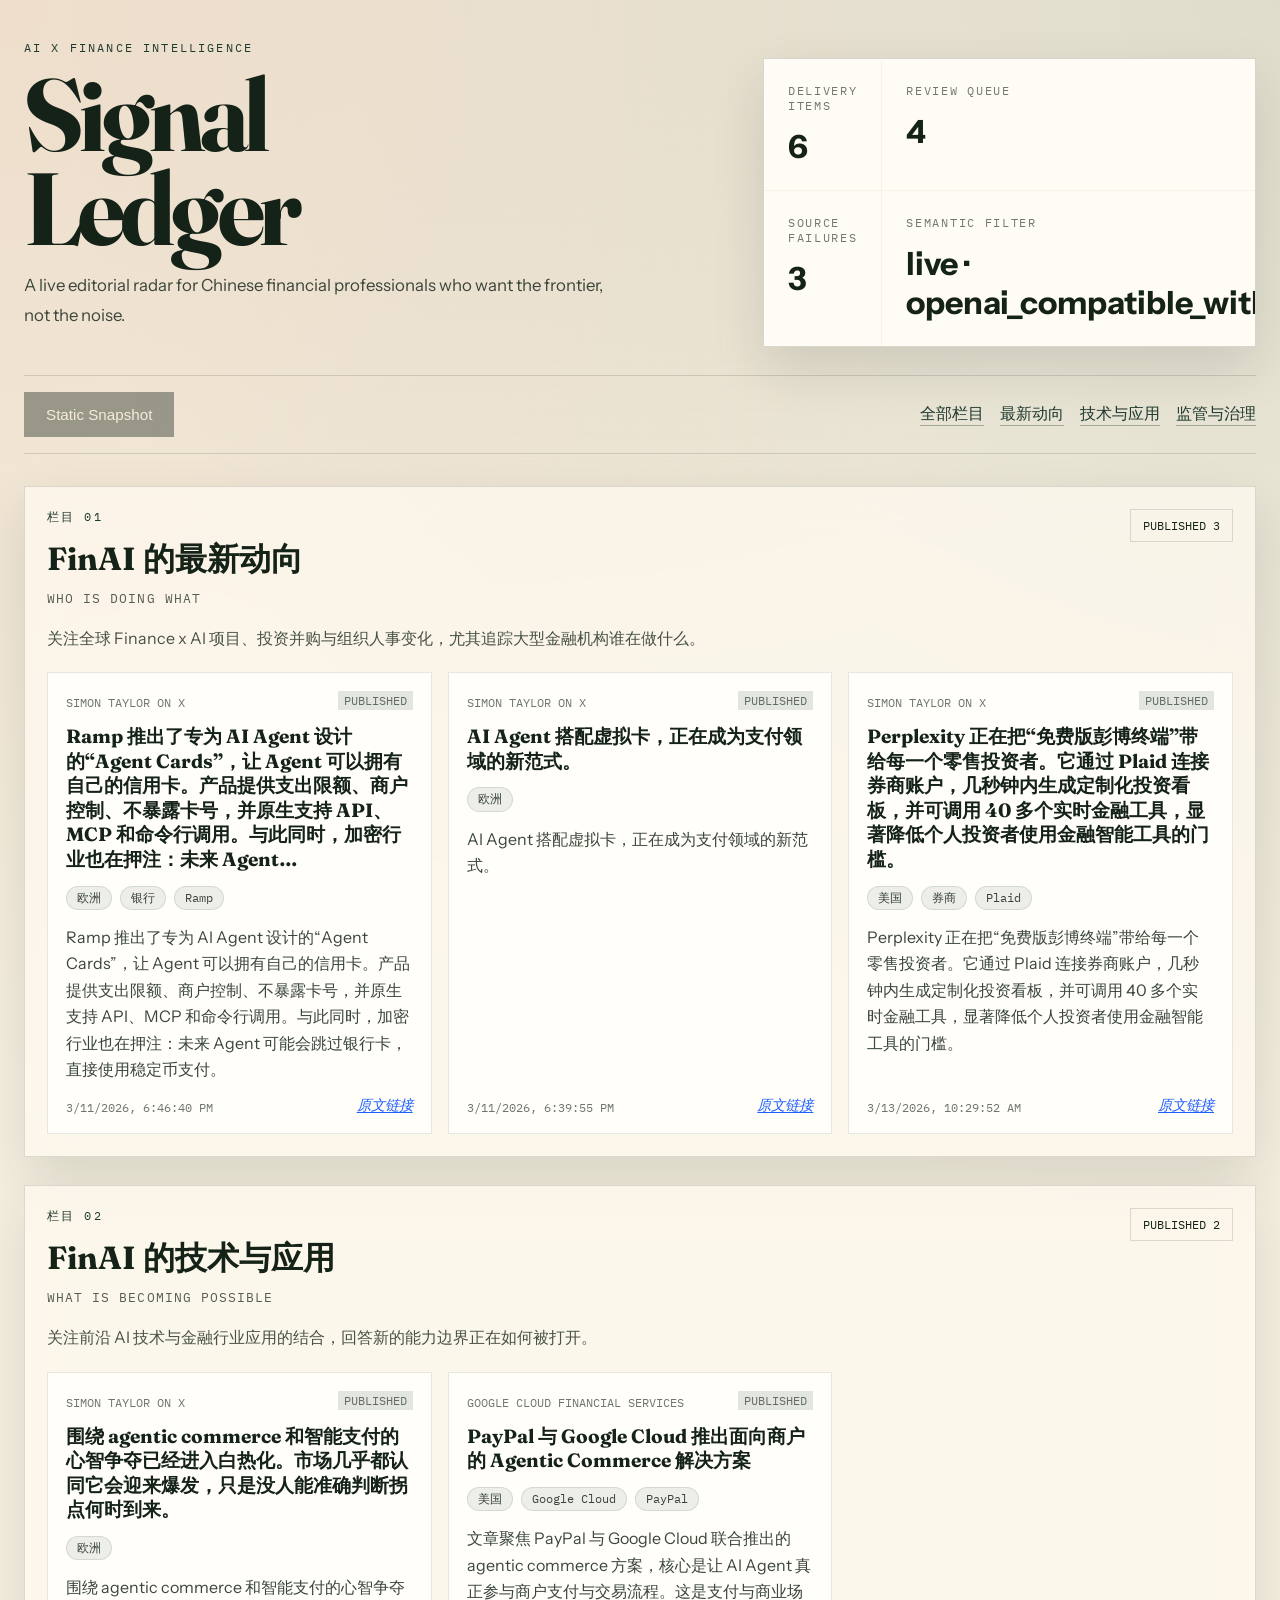
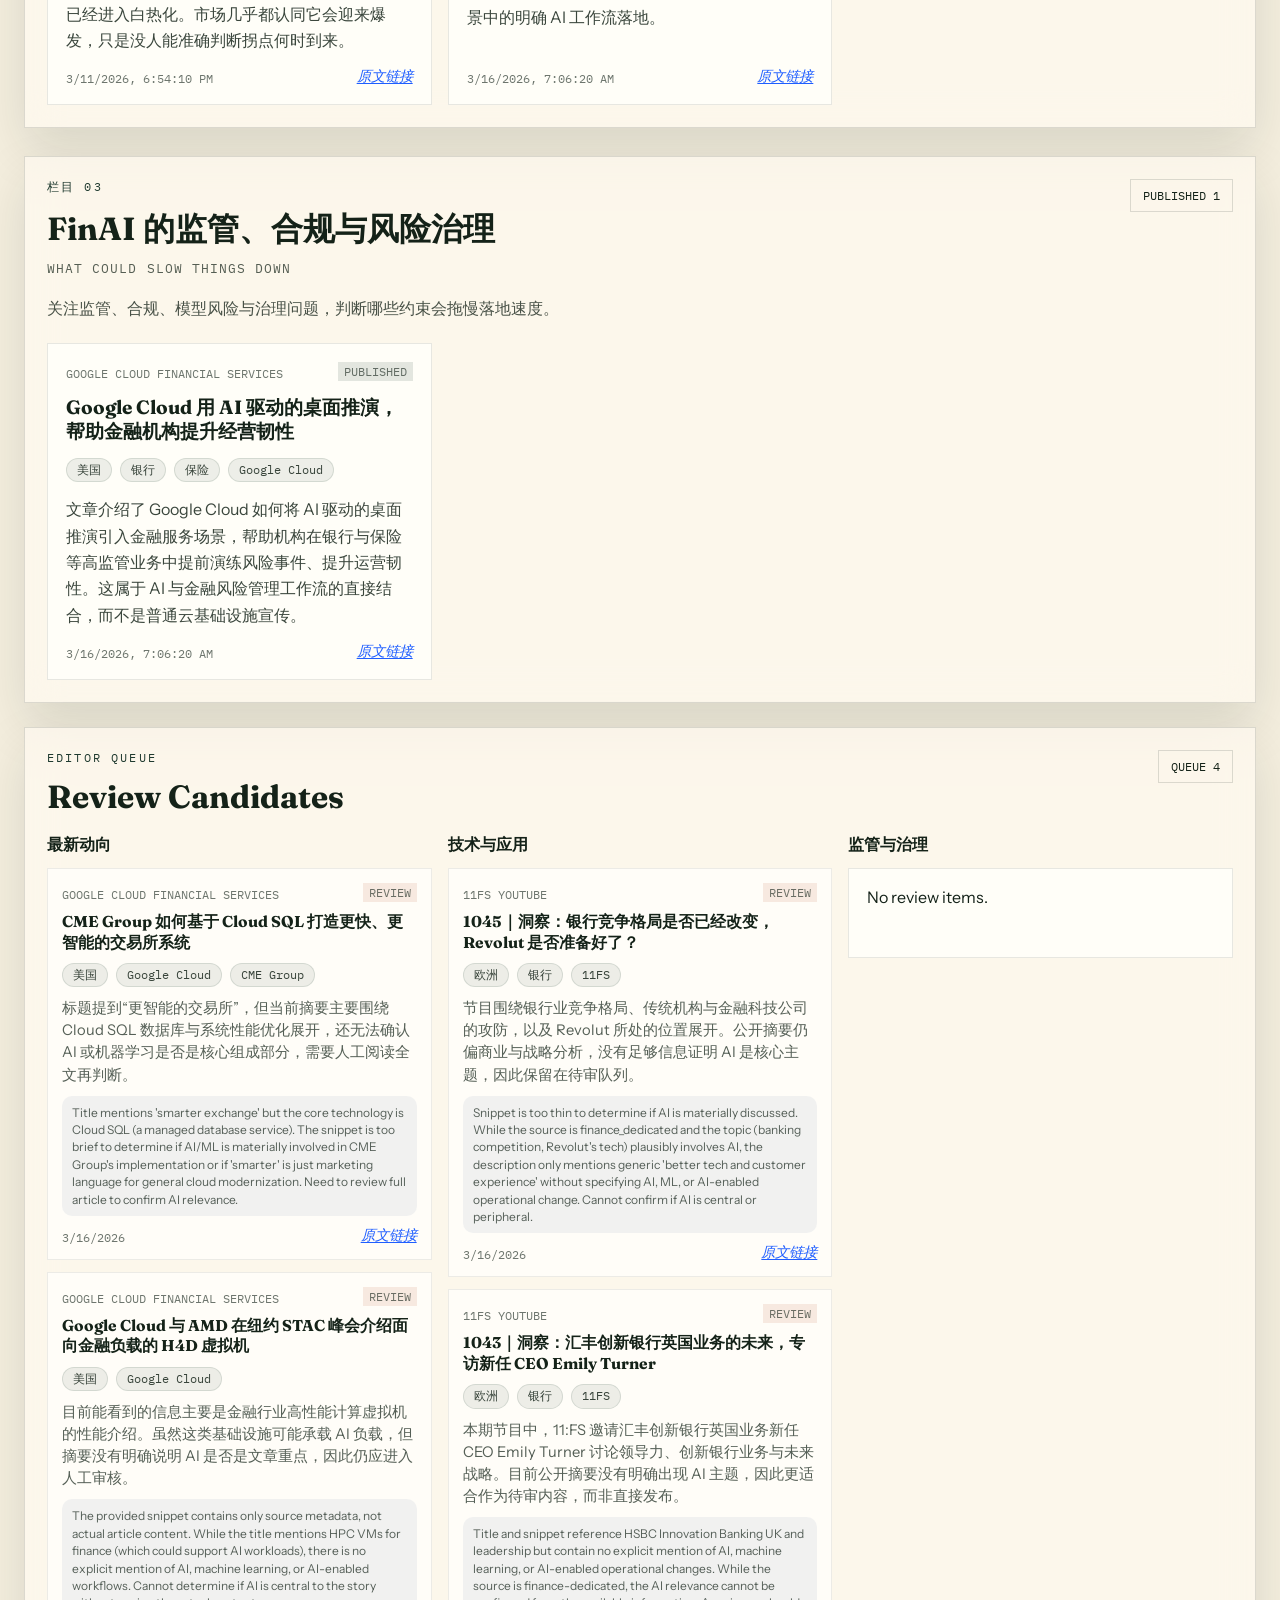
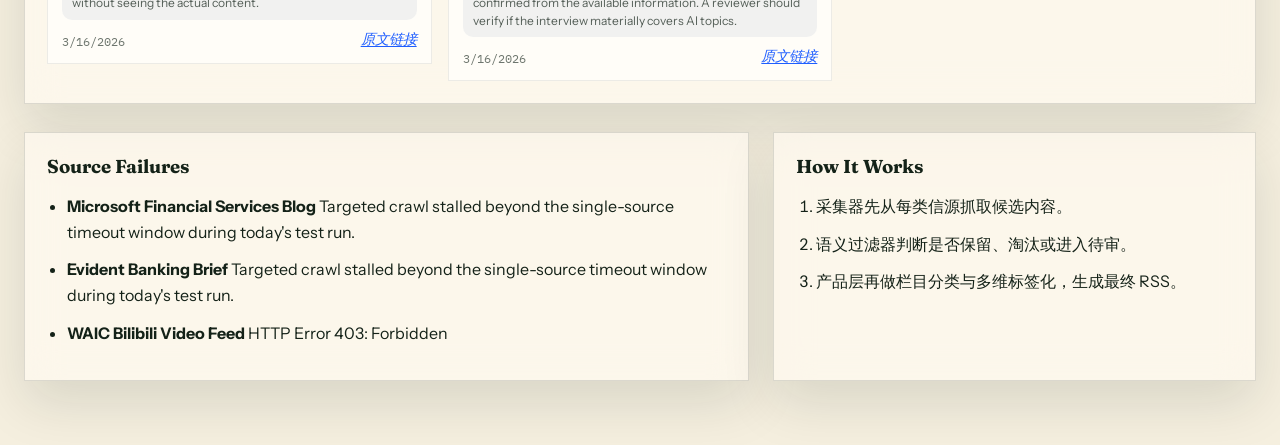
<file: docs/index.html>
<!doctype html>
<html lang="en">
  <head>
    <meta charset="UTF-8" />
    <meta name="viewport" content="width=device-width, initial-scale=1.0" />
    <title>Signal Ledger</title>
    <link rel="preconnect" href="https://fonts.googleapis.com" />
    <link rel="preconnect" href="https://fonts.gstatic.com" crossorigin />
    <link
      href="https://fonts.googleapis.com/css2?family=Fraunces:opsz,wght@9..144,500;9..144,700&family=IBM+Plex+Mono:wght@400;500&family=Instrument+Sans:wght@400;500;600&display=swap"
      rel="stylesheet"
    />
    <link rel="stylesheet" href="./assets/styles.css" />
  </head>
  <body>
    <div class="noise"></div>
    <main class="shell">
      <section class="hero">
        <div class="hero-copy">
          <p class="eyebrow">AI x Finance Intelligence</p>
          <h1>Signal Ledger</h1>
          <p class="lede">
            A live editorial radar for Chinese financial professionals who want
            the frontier, not the noise.
          </p>
        </div>
        <div class="hero-panel">
          <div class="stat">
            <span class="stat-label">Delivery Items</span>
            <strong id="total-delivery">0</strong>
          </div>
          <div class="stat">
            <span class="stat-label">Review Queue</span>
            <strong id="total-review">0</strong>
          </div>
          <div class="stat">
            <span class="stat-label">Source Failures</span>
            <strong id="total-failures">0</strong>
          </div>
          <div class="stat">
            <span class="stat-label">Semantic Filter</span>
            <strong id="provider-status">offline</strong>
          </div>
        </div>
      </section>

      <section class="controls">
        <button id="refresh-button" class="primary">Refresh Pipeline</button>
        <div class="feed-links">
          <a href="./feeds/all.xml" target="_blank">全部栏目</a>
          <a href="./feeds/direct_rss.xml" target="_blank">最新动向</a>
          <a href="./feeds/fast_news_and_leaks.xml" target="_blank">技术与应用</a>
          <a href="./feeds/long_form.xml" target="_blank">监管与治理</a>
        </div>
      </section>

      <section class="boards">
        <article class="board">
          <div class="board-head">
            <div>
              <p class="board-tag" id="direct-tag">栏目 01</p>
              <h2 id="direct-title">FinAI 的最新动向</h2>
              <p class="board-subtitle" id="direct-subtitle">Who is Doing What</p>
            </div>
            <span class="board-status" id="direct-status">Preview</span>
          </div>
          <p class="board-description" id="direct-description"></p>
          <div class="card-grid" id="direct_rss"></div>
        </article>

        <article class="board">
          <div class="board-head">
            <div>
              <p class="board-tag" id="fast-tag">栏目 02</p>
              <h2 id="fast-title">FinAI 的技术与应用</h2>
              <p class="board-subtitle" id="fast-subtitle">What is Becoming Possible</p>
            </div>
            <span class="board-status" id="fast-status">Preview</span>
          </div>
          <p class="board-description" id="fast-description"></p>
          <div class="card-grid" id="fast_news_and_leaks"></div>
        </article>

        <article class="board">
          <div class="board-head">
            <div>
              <p class="board-tag" id="long-tag">栏目 03</p>
              <h2 id="long-title">FinAI 的监管、合规与风险治理</h2>
              <p class="board-subtitle" id="long-subtitle">What Could Slow Things Down</p>
            </div>
            <span class="board-status" id="long-status">Preview</span>
          </div>
          <p class="board-description" id="long-description"></p>
          <div class="card-grid" id="long_form"></div>
        </article>
      </section>

      <section class="boards secondary-boards">
        <article class="board review-board">
          <div class="board-head">
            <div>
              <p class="board-tag">Editor Queue</p>
              <h2>Review Candidates</h2>
            </div>
            <span class="board-status" id="review-status">Queue</span>
          </div>
          <div class="review-grid">
            <div class="review-column">
              <h3>最新动向</h3>
              <div class="mini-grid" id="direct_rss_review"></div>
            </div>
            <div class="review-column">
              <h3>技术与应用</h3>
              <div class="mini-grid" id="fast_news_and_leaks_review"></div>
            </div>
            <div class="review-column">
              <h3>监管与治理</h3>
              <div class="mini-grid" id="long_form_review"></div>
            </div>
          </div>
        </article>
      </section>

      <section class="footer-panels">
        <article class="panel">
          <h3>Source Failures</h3>
          <ul id="failures"></ul>
        </article>
        <article class="panel">
          <h3>How It Works</h3>
          <ol>
            <li>采集器先从每类信源抓取候选内容。</li>
            <li>语义过滤器判断是否保留、淘汰或进入待审。</li>
            <li>产品层再做栏目分类与多维标签化，生成最终 RSS。</li>
          </ol>
        </article>
      </section>
    </main>
    <script src="./assets/app.js" defer></script>
  </body>
</html>
</file>
<file: docs/assets/styles.css>
:root {
  --paper: #f5efdf;
  --ink: #142218;
  --forest: #1f3a2f;
  --oxide: #bc5f3c;
  --line: rgba(20, 34, 24, 0.14);
  --panel: rgba(255, 250, 240, 0.72);
  --shadow: 0 22px 50px rgba(20, 34, 24, 0.12);
}

* {
  box-sizing: border-box;
}

body {
  margin: 0;
  font-family: "Instrument Sans", "Avenir Next", sans-serif;
  background:
    radial-gradient(circle at top left, rgba(188, 95, 60, 0.12), transparent 28%),
    radial-gradient(circle at top right, rgba(31, 58, 47, 0.1), transparent 32%),
    var(--paper);
  color: var(--ink);
}

.noise {
  position: fixed;
  inset: 0;
  pointer-events: none;
  opacity: 0.08;
  background-image:
    linear-gradient(rgba(20, 34, 24, 0.12) 1px, transparent 1px),
    linear-gradient(90deg, rgba(20, 34, 24, 0.08) 1px, transparent 1px);
  background-size: 24px 24px;
  mask-image: radial-gradient(circle at center, black, transparent 80%);
}

.shell {
  max-width: 1320px;
  margin: 0 auto;
  padding: 40px 24px 64px;
}

.hero {
  display: grid;
  grid-template-columns: 1.3fr 0.9fr;
  gap: 28px;
  align-items: end;
}

.eyebrow,
.board-tag {
  margin: 0 0 12px;
  text-transform: uppercase;
  letter-spacing: 0.18em;
  font-size: 12px;
  color: var(--forest);
  font-family: "IBM Plex Mono", monospace;
}

h1,
h2,
h3,
h4 {
  font-family: "Fraunces", "Iowan Old Style", serif;
  margin: 0;
}

h1 {
  font-size: clamp(3.6rem, 8vw, 6.8rem);
  line-height: 0.92;
  letter-spacing: -0.05em;
  max-width: 8ch;
}

.lede {
  max-width: 54ch;
  margin-top: 16px;
  font-size: 1.05rem;
  line-height: 1.75;
  color: rgba(20, 34, 24, 0.82);
}

.hero-panel,
.board,
.panel {
  background: var(--panel);
  border: 1px solid var(--line);
  box-shadow: var(--shadow);
  backdrop-filter: blur(18px);
}

.hero-panel {
  display: grid;
  grid-template-columns: repeat(2, 1fr);
  gap: 1px;
  overflow: hidden;
}

.stat {
  padding: 24px;
  background: rgba(255, 252, 246, 0.92);
}

.stat-label {
  display: block;
  margin-bottom: 14px;
  font-size: 12px;
  text-transform: uppercase;
  letter-spacing: 0.14em;
  color: rgba(20, 34, 24, 0.6);
  font-family: "IBM Plex Mono", monospace;
}

.stat strong {
  font-size: 2rem;
}

.controls {
  display: flex;
  justify-content: space-between;
  align-items: center;
  gap: 16px;
  margin: 28px 0 32px;
  padding: 16px 0;
  border-top: 1px solid var(--line);
  border-bottom: 1px solid var(--line);
}

.primary {
  border: none;
  background: var(--ink);
  color: var(--paper);
  padding: 14px 22px;
  font-size: 0.95rem;
  cursor: pointer;
}

.primary:hover {
  background: var(--forest);
}

.primary:disabled {
  cursor: not-allowed;
  opacity: 0.72;
  background: rgba(20, 34, 24, 0.55);
}

.feed-links {
  display: flex;
  gap: 16px;
  flex-wrap: wrap;
}

.feed-links a {
  color: var(--forest);
  text-decoration: none;
  border-bottom: 1px solid rgba(31, 58, 47, 0.35);
}

.boards {
  display: grid;
  gap: 28px;
}

.secondary-boards {
  margin-top: 24px;
}

.board {
  padding: 22px;
}

.board-head {
  display: flex;
  justify-content: space-between;
  gap: 16px;
  align-items: flex-start;
  margin-bottom: 18px;
}

.board-head h2 {
  font-size: 2rem;
}

.board-subtitle {
  margin: 8px 0 0;
  color: rgba(20, 34, 24, 0.72);
  font-family: "IBM Plex Mono", monospace;
  font-size: 0.82rem;
  text-transform: uppercase;
  letter-spacing: 0.08em;
}

.board-description {
  margin: 0 0 20px;
  max-width: 72ch;
  color: rgba(20, 34, 24, 0.78);
  line-height: 1.7;
}

.board-status {
  padding: 8px 12px;
  border: 1px solid var(--line);
  font-family: "IBM Plex Mono", monospace;
  font-size: 12px;
  text-transform: uppercase;
}

.card-grid {
  display: grid;
  grid-template-columns: repeat(3, minmax(0, 1fr));
  gap: 16px;
}

.review-grid {
  display: grid;
  grid-template-columns: repeat(3, minmax(0, 1fr));
  gap: 16px;
}

.review-column h3 {
  margin-bottom: 12px;
  font-size: 1rem;
}

.mini-grid {
  display: grid;
  gap: 12px;
}

.card,
.empty {
  min-height: 220px;
  padding: 18px;
  background: rgba(255, 254, 250, 0.88);
  border: 1px solid rgba(20, 34, 24, 0.1);
  color: inherit;
  display: flex;
  flex-direction: column;
  gap: 14px;
  transition: transform 180ms ease, border-color 180ms ease;
}

.mini-card {
  padding: 14px;
  min-height: 140px;
  background: rgba(255, 254, 250, 0.82);
  border: 1px solid rgba(20, 34, 24, 0.08);
  color: inherit;
  display: flex;
  flex-direction: column;
  gap: 10px;
}

.card:hover {
  transform: translateY(-2px);
  border-color: rgba(188, 95, 60, 0.5);
}

.mini-card h4 {
  font-size: 0.98rem;
  line-height: 1.3;
}

.mini-card p {
  margin: 0;
  line-height: 1.5;
  color: rgba(20, 34, 24, 0.72);
  flex: 1;
  font-size: 0.92rem;
}

.empty.compact {
  min-height: 90px;
}

.card-meta,
.card-foot {
  display: flex;
  justify-content: space-between;
  align-items: flex-end;
  gap: 12px;
  font-size: 12px;
  font-family: "IBM Plex Mono", monospace;
  text-transform: uppercase;
  color: rgba(20, 34, 24, 0.62);
}

.source-link {
  color: #1f5eff;
  font-style: italic;
  text-decoration: underline;
  text-underline-offset: 2px;
  text-transform: none;
  font-family: "Instrument Sans", "Avenir Next", sans-serif;
  font-size: 0.9rem;
}

.source-link:hover {
  color: #0b43d1;
}

.card h4 {
  font-size: 1.2rem;
  line-height: 1.28;
}

.card p {
  margin: 0;
  line-height: 1.65;
  color: rgba(20, 34, 24, 0.84);
  flex: 1;
}

.tag-strip {
  display: flex;
  flex-wrap: wrap;
  gap: 8px;
}

.tag-chip {
  display: inline-flex;
  align-items: center;
  padding: 4px 10px;
  border-radius: 999px;
  background: rgba(31, 58, 47, 0.08);
  border: 1px solid rgba(31, 58, 47, 0.12);
  color: rgba(20, 34, 24, 0.84);
  font-size: 12px;
  line-height: 1.2;
  font-family: "IBM Plex Mono", monospace;
}

.reason {
  padding: 8px 10px;
  border-radius: 10px;
  background: rgba(140, 156, 184, 0.12);
  color: rgba(20, 34, 24, 0.7);
  font-size: 12px;
  line-height: 1.45;
}

.bucket {
  padding: 2px 6px;
}

.bucket-published {
  background: rgba(31, 58, 47, 0.12);
}

.bucket-review {
  background: rgba(188, 95, 60, 0.12);
}

.footer-panels {
  display: grid;
  grid-template-columns: 1.2fr 0.8fr;
  gap: 24px;
  margin-top: 28px;
}

.panel {
  padding: 22px;
}

.panel ul,
.panel ol {
  margin: 16px 0 0;
  padding-left: 20px;
}

.panel li {
  margin-bottom: 12px;
  line-height: 1.6;
}

@media (max-width: 980px) {
  .hero,
  .footer-panels,
  .card-grid,
  .review-grid {
    grid-template-columns: 1fr;
  }

  .controls {
    flex-direction: column;
    align-items: flex-start;
  }
}
</file>
